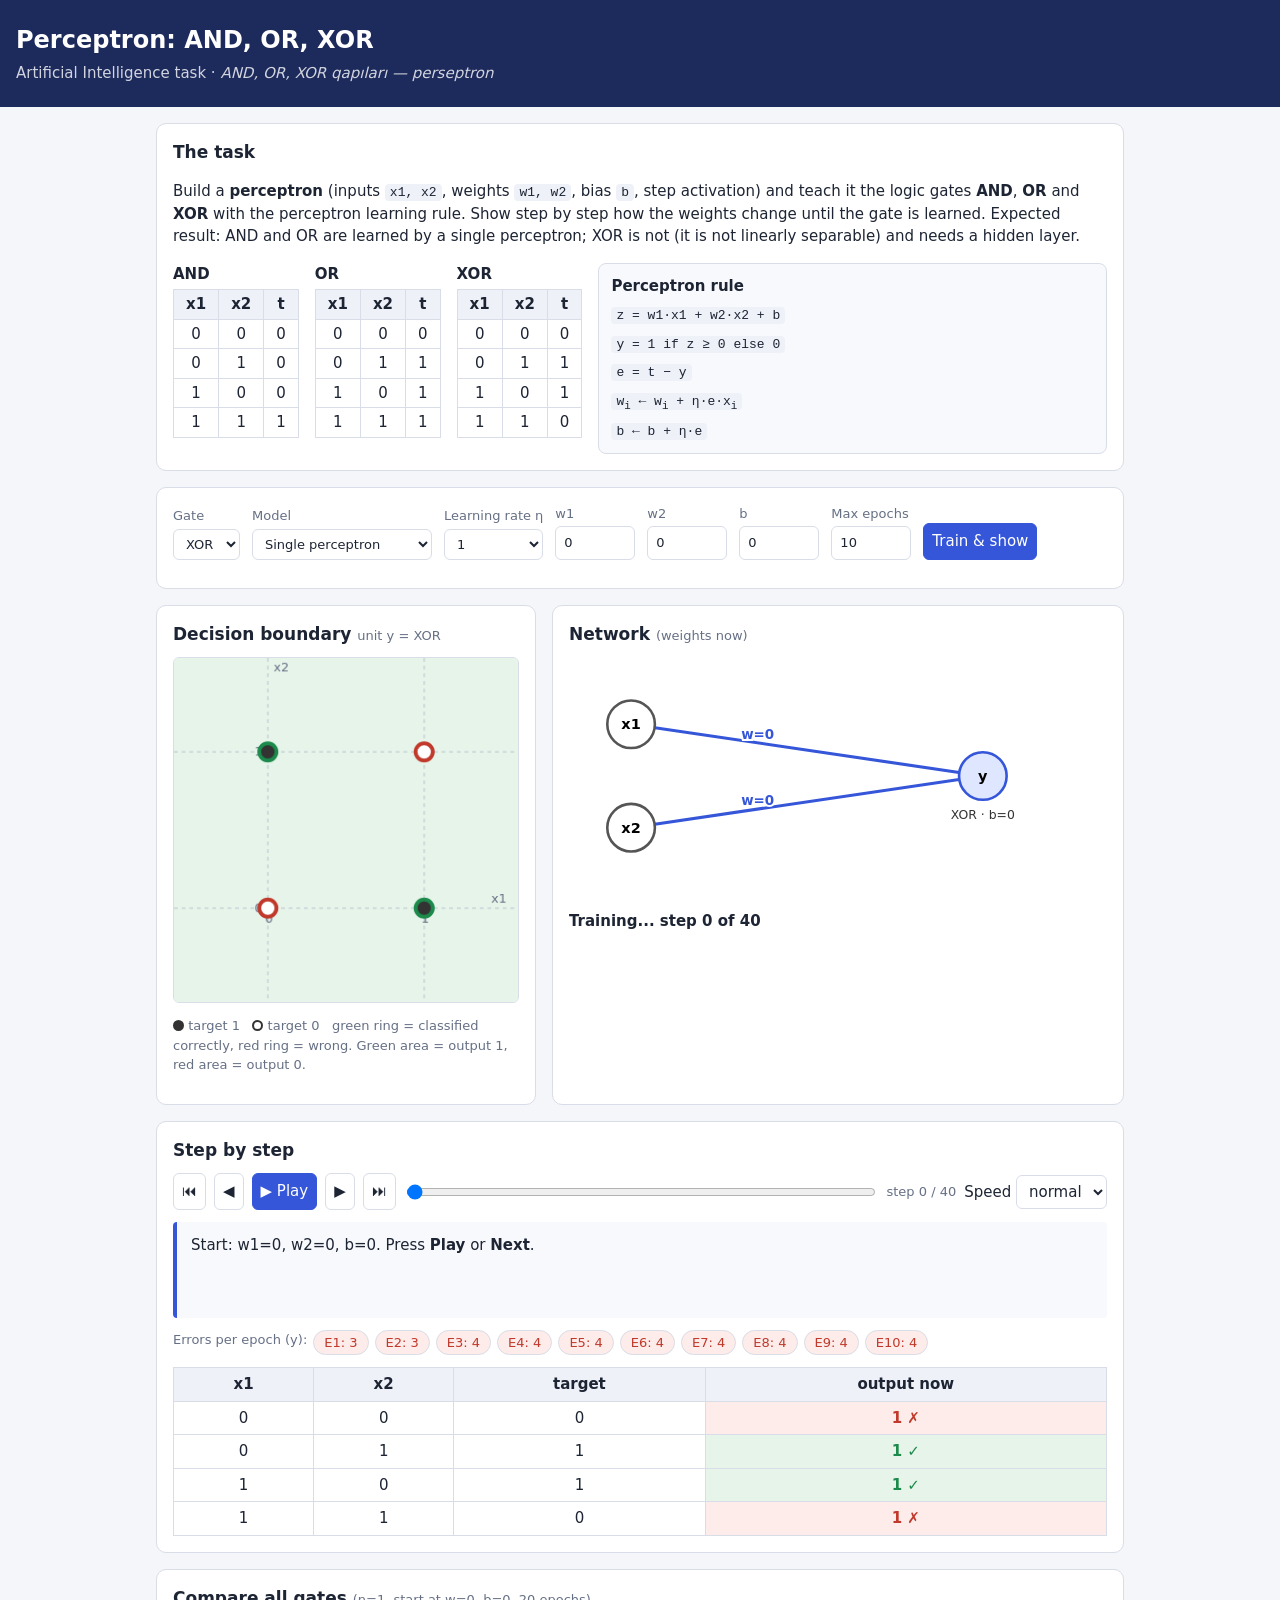
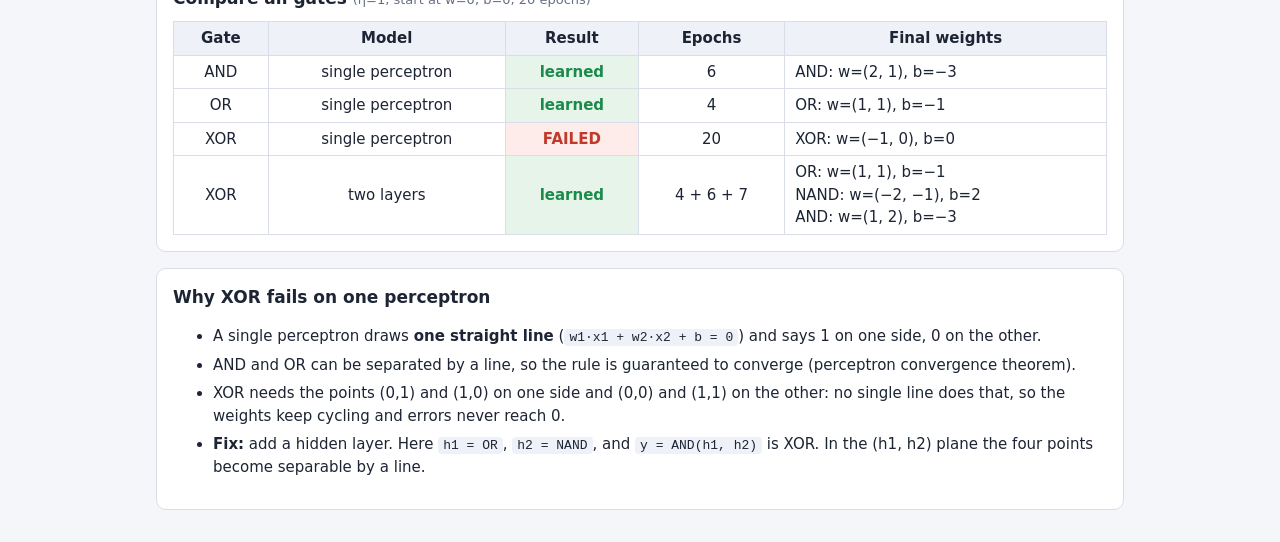
<file: perceptron.html>
<!DOCTYPE html>
<html lang="en">
<head>
<meta charset="utf-8">
<meta name="viewport" content="width=device-width, initial-scale=1">
<title>Perceptron - AND, OR, XOR</title>
<style>
:root{--bg:#f5f6fa;--card:#fff;--ink:#1d2433;--muted:#667085;--line:#d9dde7;--accent:#3556d8;--ok:#1b8a4b;--bad:#c0392b;--okbg:#e6f4ea;--badbg:#fdecea}
*{box-sizing:border-box}
body{margin:0;background:var(--bg);color:var(--ink);font:15px/1.5 system-ui,-apple-system,"Segoe UI",Roboto,sans-serif}
.top{background:#1d2a5c;color:#fff;padding:22px 16px}
.top h1{margin:0;font-size:24px}.sub{margin:4px 0 0;opacity:.8}
main{max-width:1000px;margin:0 auto;padding:16px}
.card{background:var(--card);border:1px solid var(--line);border-radius:10px;padding:16px;margin-bottom:16px}
h2{margin:0 0 10px;font-size:17px}h2 small{font-weight:400;color:var(--muted);font-size:13px}
code{background:#eef1f8;padding:1px 5px;border-radius:4px;font-size:13px}
.tts{display:flex;flex-wrap:wrap;gap:16px;align-items:flex-start}
.tts table{border-collapse:collapse}.tts caption{font-weight:700;text-align:left;padding-bottom:4px}
.tts th,.tts td{border:1px solid var(--line);padding:3px 12px;text-align:center}
.tts th{background:#eef1f8}
.rule{flex:1;min-width:230px;background:#f8f9fc;border:1px solid var(--line);border-radius:8px;padding:8px 12px;line-height:1.9}
.controls{display:flex;flex-wrap:wrap;gap:12px;align-items:end}
.controls label{display:flex;flex-direction:column;font-size:13px;color:var(--muted);gap:3px}
input,select,button{font:inherit;padding:6px 8px;border:1px solid var(--line);border-radius:6px;background:#fff;color:var(--ink)}
input[type=number]{width:80px}
button{cursor:pointer}button:hover{background:#eef1f8}
button.primary{background:var(--accent);border-color:var(--accent);color:#fff}button.primary:hover{background:#2a45b5}
.err{color:var(--bad);width:100%;min-height:0}
.grid{display:grid;grid-template-columns:minmax(0,380px) minmax(0,1fr);gap:16px}
@media(max-width:760px){.grid{grid-template-columns:1fr}}
.grid .card{margin-bottom:0}
canvas{width:100%;max-width:360px;height:auto;border:1px solid var(--line);border-radius:6px;display:block}
svg{width:100%;height:auto}
.legend,.muted{color:var(--muted);font-size:13px}
.dot{display:inline-block;width:11px;height:11px;border-radius:50%;border:2px solid #333;vertical-align:-1px}
.dot.one{background:#333}.dot.zero{background:#fff}
.status{margin-top:8px;font-weight:600}
.status.ok{color:var(--ok)}.status.bad{color:var(--bad)}
section.card+section.card,.grid{margin-top:0}
.grid{margin-bottom:16px}
.player{display:flex;flex-wrap:wrap;gap:8px;align-items:center}
.player input[type=range]{flex:1;min-width:140px;padding:0}
.explain{margin:12px 0;padding:10px 14px;background:#f8f9fc;border-left:4px solid var(--accent);border-radius:4px;min-height:96px;line-height:1.8}
.explain .good{color:var(--ok);font-weight:600}.explain .wrong{color:var(--bad);font-weight:600}
.chips{display:flex;flex-wrap:wrap;gap:6px;margin-bottom:12px}
.chip{padding:2px 10px;border-radius:99px;font-size:13px;border:1px solid var(--line)}
.chip.ok{background:var(--okbg);color:var(--ok)}.chip.bad{background:var(--badbg);color:var(--bad)}
.chip.cur{outline:2px solid var(--accent)}
#live table,.sum{border-collapse:collapse;width:100%}
#live th,#live td,.sum th,.sum td{border:1px solid var(--line);padding:5px 10px;text-align:center}
#live th,.sum th{background:#eef1f8}
td.ok{background:var(--okbg);color:var(--ok);font-weight:700}td.bad{background:var(--badbg);color:var(--bad);font-weight:700}
.sum td:last-child{text-align:left}
.notes li{margin-bottom:6px}

</style>
</head>
<body>
<header class="top">
  <h1>Perceptron: AND, OR, XOR</h1>
  <p class="sub">Artificial Intelligence task &middot; <em>AND, OR, XOR qapıları &mdash; perseptron</em></p>
</header>
<main>
<section class="card">
  <h2>The task</h2>
  <p>Build a <b>perceptron</b> (inputs <code>x1, x2</code>, weights <code>w1, w2</code>, bias <code>b</code>, step activation)
  and teach it the logic gates <b>AND</b>, <b>OR</b> and <b>XOR</b> with the perceptron learning rule. Show step by step how the
  weights change until the gate is learned. Expected result: AND and OR are learned by a single perceptron; XOR is not
  (it is not linearly separable) and needs a hidden layer.</p>
  <div class="tts">
    <table><caption>AND</caption><tr><th>x1</th><th>x2</th><th>t</th></tr><tr><td>0</td><td>0</td><td>0</td></tr><tr><td>0</td><td>1</td><td>0</td></tr><tr><td>1</td><td>0</td><td>0</td></tr><tr><td>1</td><td>1</td><td>1</td></tr></table>
    <table><caption>OR</caption><tr><th>x1</th><th>x2</th><th>t</th></tr><tr><td>0</td><td>0</td><td>0</td></tr><tr><td>0</td><td>1</td><td>1</td></tr><tr><td>1</td><td>0</td><td>1</td></tr><tr><td>1</td><td>1</td><td>1</td></tr></table>
    <table><caption>XOR</caption><tr><th>x1</th><th>x2</th><th>t</th></tr><tr><td>0</td><td>0</td><td>0</td></tr><tr><td>0</td><td>1</td><td>1</td></tr><tr><td>1</td><td>0</td><td>1</td></tr><tr><td>1</td><td>1</td><td>0</td></tr></table>
    <div class="rule"><b>Perceptron rule</b><br>
      <code>z = w1&middot;x1 + w2&middot;x2 + b</code><br>
      <code>y = 1 if z &ge; 0 else 0</code><br>
      <code>e = t &minus; y</code><br>
      <code>w<sub>i</sub> &larr; w<sub>i</sub> + &eta;&middot;e&middot;x<sub>i</sub></code><br>
      <code>b &larr; b + &eta;&middot;e</code></div>
  </div>
</section>

<section class="card controls">
  <label>Gate
    <select id="gate"><option>AND</option><option>OR</option><option selected>XOR</option></select></label>
  <label>Model
    <select id="model"><option value="single">Single perceptron</option>
      <option value="two_layer">Two layers (XOR only)</option></select></label>
  <label>Learning rate &eta;
    <select id="lr"><option value="1">1</option><option value="0.5">0.5</option><option value="0.1">0.1</option></select></label>
  <label>w1 <input id="w1" type="number" value="0" step="0.5" min="-5" max="5"></label>
  <label>w2 <input id="w2" type="number" value="0" step="0.5" min="-5" max="5"></label>
  <label>b <input id="b" type="number" value="0" step="0.5" min="-5" max="5"></label>
  <label>Max epochs <input id="epochs" type="number" value="10" min="1" max="50"></label>
  <button id="run" class="primary">Train &amp; show</button>
  <div id="err" class="err" role="alert"></div>
</section>

<section class="grid">
  <div class="card">
    <h2>Decision boundary <small id="plotCap"></small></h2>
    <canvas id="plot" width="360" height="360"></canvas>
    <p class="legend"><span class="dot one"></span> target 1 &nbsp; <span class="dot zero"></span> target 0 &nbsp;
      green ring = classified correctly, red ring = wrong. Green area = output 1, red area = output 0.</p>
  </div>
  <div class="card">
    <h2>Network <small>(weights now)</small></h2>
    <svg id="net" viewBox="0 0 520 230" role="img" aria-label="Perceptron network"></svg>
    <div id="status" class="status"></div>
  </div>
</section>

<section class="card">
  <h2>Step by step</h2>
  <div class="player">
    <button id="first" title="Start">&#9198;</button>
    <button id="prev" title="Previous step">&#9664;</button>
    <button id="play" class="primary" title="Play / pause">&#9654; Play</button>
    <button id="next" title="Next step">&#9654;</button>
    <button id="last" title="End">&#9197;</button>
    <input id="slider" type="range" min="0" max="0" value="0" aria-label="Step">
    <span id="stepNo" class="muted"></span>
    <label>Speed <select id="speed"><option value="1100">slow</option><option value="600" selected>normal</option><option value="200">fast</option></select></label>
  </div>
  <div id="explain" class="explain"></div>
  <div id="chips" class="chips"></div>
  <div id="live"></div>
</section>

<section class="card">
  <h2>Compare all gates <small>(&eta;=1, start at w=0, b=0, 20 epochs)</small></h2>
  <table id="summary" class="sum"></table>
</section>

<section class="card notes">
  <h2>Why XOR fails on one perceptron</h2>
  <ul>
    <li>A single perceptron draws <b>one straight line</b> (<code>w1&middot;x1 + w2&middot;x2 + b = 0</code>) and says 1 on one side, 0 on the other.</li>
    <li>AND and OR can be separated by a line, so the rule is guaranteed to converge (perceptron convergence theorem).</li>
    <li>XOR needs the points (0,1) and (1,0) on one side and (0,0) and (1,1) on the other: no single line does that, so the weights keep cycling and errors never reach 0.</li>
    <li><b>Fix:</b> add a hidden layer. Here <code>h1 = OR</code>, <code>h2 = NAND</code>, and <code>y = AND(h1, h2)</code> is XOR. In the (h1, h2) plane the four points become separable by a line.</li>
  </ul>
</section>
</main>

<script>
/* JavaScript port of perceptron.py - used only by the standalone HTML (no server). */
const P_INPUTS = [[0, 0], [0, 1], [1, 0], [1, 1]];
const P_GATES = { AND: [0, 0, 0, 1], OR: [0, 1, 1, 1], XOR: [0, 1, 1, 0], NAND: [1, 1, 1, 0] };
const P_LRS = [1, 0.5, 0.1];
const pr = x => Number(x.toFixed(6)) + 0;
const pstep = z => (z >= 0 ? 1 : 0);
const ppredict = (w, b, x) => pstep(pr(w[0] * x[0] + w[1] * x[1] + b));

function trainUnit(data, lr, maxEpochs, w0, b0) {
  let w = [pr(w0[0]), pr(w0[1])], b = pr(b0);
  const steps = [], errs = [];
  let converged = false;
  for (let epoch = 1; epoch <= maxEpochs; epoch++) {
    let nErr = 0;
    data.forEach(([x, t], i) => {
      const z = pr(w[0] * x[0] + w[1] * x[1] + b), y = pstep(z), e = t - y;
      const wB = w.slice(), bB = b;
      if (e) {
        nErr++;
        w = [pr(w[0] + lr * e * x[0]), pr(w[1] + lr * e * x[1])];
        b = pr(b + lr * e);
      }
      steps.push({ epoch, i, x: x.slice(), t, z, y, e, w0: wB, b0: bB, w: w.slice(), b });
    });
    errs.push(nErr);
    if (nErr === 0) { converged = true; break; }
  }
  return { steps, errs, converged, w, b };
}

function pnum(v, name, lim = 5) {
  if (typeof v !== 'number' || !isFinite(v) || Math.abs(v) > lim)
    throw new Error(`${name} must be a number between -${lim} and ${lim}`);
  return v;
}

function runPerceptron(d) {
  const { gate, model, lr, maxEpochs } = d;
  if (!['AND', 'OR', 'XOR'].includes(gate)) throw new Error('gate must be AND, OR or XOR');
  if (!['single', 'two_layer'].includes(model)) throw new Error("model must be 'single' or 'two_layer'");
  if (model === 'two_layer' && gate !== 'XOR') throw new Error('the two-layer network is only needed for XOR');
  if (!P_LRS.includes(lr)) throw new Error('learning rate must be 1, 0.5 or 0.1');
  const w1 = pnum(d.w1, 'w1'), w2 = pnum(d.w2, 'w2'), b = pnum(d.b, 'b');
  if (!Number.isInteger(maxEpochs) || maxEpochs < 1 || maxEpochs > 50) throw new Error('epochs must be an integer from 1 to 50');

  const units = [], steps = [];
  const addUnit = (name, label, inputs, data) => {
    const u = units.length;
    const r = trainUnit(data, lr, maxEpochs, [w1, w2], b);
    r.steps.forEach(s => { s.u = u; steps.push(s); });
    units.push({ name, label, inputs, epochErrors: r.errs, converged: r.converged, w: r.w, b: r.b,
                 data: data.map(([x, t]) => ({ x: x.slice(), t })) });
  };
  const target = P_GATES[gate];
  if (model === 'single') {
    addUnit('y', gate, ['x1', 'x2'], P_INPUTS.map((x, i) => [x, target[i]]));
  } else {
    addUnit('h1', 'OR', ['x1', 'x2'], P_INPUTS.map((x, i) => [x, P_GATES.OR[i]]));
    addUnit('h2', 'NAND', ['x1', 'x2'], P_INPUTS.map((x, i) => [x, P_GATES.NAND[i]]));
    const hidden = P_INPUTS.map(x => [ppredict(units[0].w, units[0].b, x), ppredict(units[1].w, units[1].b, x)]);
    addUnit('y', 'AND', ['h1', 'h2'], hidden.map((h, i) => [h, target[i]]));
  }
  const table = P_INPUTS.map((x, i) => {
    let h = null, y;
    if (model === 'single') y = ppredict(units[0].w, units[0].b, x);
    else {
      h = [ppredict(units[0].w, units[0].b, x), ppredict(units[1].w, units[1].b, x)];
      y = ppredict(units[2].w, units[2].b, h);
    }
    return { x: x.slice(), t: target[i], h, y, ok: y === target[i] };
  });
  return { gate, model, lr, maxEpochs, init: [w1, w2, b], units, steps, table,
           allCorrect: table.every(t => t.ok) };
}

function runSummary() {
  return [['AND', 'single'], ['OR', 'single'], ['XOR', 'single'], ['XOR', 'two_layer']].map(([gate, model]) => {
    const res = runPerceptron({ gate, model, lr: 1, w1: 0, w2: 0, b: 0, maxEpochs: 20 });
    return { gate, model, allCorrect: res.allCorrect, converged: res.units.every(u => u.converged),
             epochs: res.units.map(u => u.epochErrors.length),
             units: res.units.map(u => ({ label: u.label, w: u.w, b: u.b })) };
  });
}

/* same interface as static/api.js, but computed in the browser */
function computeSteps(kind, body) {
  try { return Promise.resolve(kind === 'summary' ? runSummary() : runPerceptron(body)); }
  catch (e) { return Promise.reject(e); }
}

</script>
<script>
/* Perceptron visualizer: replays the steps recorded by the backend (Python or the JS port). */
(function () {
  const $ = id => document.getElementById(id);
  const fmt = v => String(Number(Number(v).toFixed(4)));
  const sg = v => (v < 0 ? `(${fmt(v)})` : fmt(v));
  const sgn = v => (v < 0 ? `&minus;${fmt(-v)}` : fmt(v));
  const INP = [[0, 0], [0, 1], [1, 0], [1, 1]];
  const step = z => (z >= 0 ? 1 : 0);
  let res = null, k = 0, timer = null;

  /* ---------- state at step k ---------- */
  function stateAt() {
    return res.units.map((_, j) => {
      for (let i = k - 1; i >= 0; i--) if (res.steps[i].u === j) return { w: res.steps[i].w, b: res.steps[i].b };
      return { w: res.init.slice(0, 2), b: res.init[2] };
    });
  }
  const curStep = () => (k > 0 ? res.steps[k - 1] : null);
  const curUnit = () => (k > 0 ? res.steps[k - 1].u : 0);
  const out = (s, x) => step(s.w[0] * x[0] + s.w[1] * x[1] + s.b);

  /* ---------- decision boundary ---------- */
  function drawPlot() {
    const cv = $('plot'), c = cv.getContext('2d'), W = cv.width, H = cv.height;
    const u = curUnit(), S = stateAt()[u], unit = res.units[u], cs = curStep();
    const lo = -0.6, hi = 1.6, X = x => (x - lo) / (hi - lo) * W, Y = y => H - (y - lo) / (hi - lo) * H;
    const cell = 6;
    for (let px = 0; px < W; px += cell) for (let py = 0; py < H; py += cell) {
      const x = lo + (px + cell / 2) / W * (hi - lo), y = lo + (H - py - cell / 2) / H * (hi - lo);
      c.fillStyle = S.w[0] * x + S.w[1] * y + S.b >= 0 ? '#e6f4ea' : '#fdecea';
      c.fillRect(px, py, cell, cell);
    }
    c.strokeStyle = '#b8bfd0'; c.lineWidth = 1; c.setLineDash([4, 4]);
    [0, 1].forEach(v => { c.beginPath(); c.moveTo(X(v), 0); c.lineTo(X(v), H); c.moveTo(0, Y(v)); c.lineTo(W, Y(v)); c.stroke(); });
    c.setLineDash([]);
    c.fillStyle = '#667085'; c.font = '13px system-ui';
    c.fillText(unit.inputs[0], W - 28, Y(0) - 6); c.fillText(unit.inputs[1], X(0) + 6, 14);
    [0, 1].forEach(v => { c.fillText(v, X(v) - 3, Y(0) + 15); c.fillText(v, X(0) - 14, Y(v) + 4); });
    // boundary line
    c.strokeStyle = '#3556d8'; c.lineWidth = 3; c.beginPath();
    if (Math.abs(S.w[1]) > 1e-9) { c.moveTo(X(lo), Y(-(S.w[0] * lo + S.b) / S.w[1])); c.lineTo(X(hi), Y(-(S.w[0] * hi + S.b) / S.w[1])); c.stroke(); }
    else if (Math.abs(S.w[0]) > 1e-9) { const xv = -S.b / S.w[0]; c.moveTo(X(xv), 0); c.lineTo(X(xv), H); c.stroke(); }
    // points
    const seen = {};
    unit.data.forEach((d, i) => {
      const key = d.x.join(','); const n = seen[key] = (seen[key] || 0) + 1;
      const px = X(d.x[0]) + (n - 1) * 9, py = Y(d.x[1]) - (n - 1) * 9;
      const ok = out(S, d.x) === d.t;
      if (cs && cs.u === u && cs.i === i) { c.strokeStyle = '#3556d8'; c.lineWidth = 3; c.beginPath(); c.arc(px, py, 17, 0, 7); c.stroke(); }
      c.fillStyle = d.t ? '#333' : '#fff'; c.strokeStyle = ok ? '#1b8a4b' : '#c0392b'; c.lineWidth = 4;
      c.beginPath(); c.arc(px, py, 9, 0, 7); c.fill(); c.stroke();
    });
    $('plotCap').textContent = `unit ${unit.name} = ${unit.label}` + (unit.inputs[0] === 'h1' ? ' (inputs are h1, h2)' : '');
  }

  /* ---------- network diagram ---------- */
  function drawNet() {
    const st = stateAt(), cu = curUnit(), two = res.model === 'two_layer';
    const nodes = two
      ? { x1: [50, 65], x2: [50, 165], u0: [250, 55], u1: [250, 175], u2: [460, 115] }
      : { x1: [60, 65], x2: [60, 165], u0: [400, 115] };
    const src = two ? [['x1', 'x2'], ['x1', 'x2'], ['u0', 'u1']] : [['x1', 'x2']];
    let s = '';
    res.units.forEach((u, j) => {
      src[j].forEach((from, idx) => {
        const a = nodes[from], b = nodes['u' + j], act = j === cu;
        s += `<line x1="${a[0]}" y1="${a[1]}" x2="${b[0]}" y2="${b[1]}" stroke="${act ? '#3556d8' : '#9aa3b8'}" stroke-width="${act ? 3 : 1.5}"/>`;
        const lx = a[0] + (b[0] - a[0]) * 0.36, ly = a[1] + (b[1] - a[1]) * 0.36;
        s += `<text x="${lx}" y="${ly - 4}" text-anchor="middle" font-size="13" font-weight="600" fill="${act ? '#3556d8' : '#555'}" style="paint-order:stroke;stroke:#fff;stroke-width:4px">w=${fmt(st[j].w[idx])}</text>`;
      });
    });
    const node = (p, label, fill, stroke) =>
      `<circle cx="${p[0]}" cy="${p[1]}" r="23" fill="${fill}" stroke="${stroke}" stroke-width="2.5"/><text x="${p[0]}" y="${p[1] + 5}" text-anchor="middle" font-size="14" font-weight="700">${label}</text>`;
    s += node(nodes.x1, 'x1', '#fff', '#555') + node(nodes.x2, 'x2', '#fff', '#555');
    res.units.forEach((u, j) => {
      const p = nodes['u' + j];
      s += node(p, u.name, j === cu ? '#dfe6ff' : '#fff', j === cu ? '#3556d8' : '#555');
      s += `<text x="${p[0]}" y="${p[1] + 42}" text-anchor="middle" font-size="12" fill="#333">${u.label} &#183; b=${fmt(st[j].b)}</text>`;
    });
    $('net').innerHTML = s;
  }

  /* ---------- explanation, chips, live truth table ---------- */
  function explain() {
    const s = curStep(), el = $('explain');
    if (!s) {
      el.innerHTML = `Start: w1=${fmt(res.init[0])}, w2=${fmt(res.init[1])}, b=${fmt(res.init[2])}. Press <b>Play</b> or <b>Next</b>.`;
      return;
    }
    const unit = res.units[s.u], [a, b] = unit.inputs;
    let h = `<b>Unit ${unit.name} (${unit.label}) &middot; epoch ${s.epoch} &middot; pattern ${s.i + 1}/4</b>: ${a}=${s.x[0]}, ${b}=${s.x[1]}, target t=${s.t}<br>`;
    h += `z = w1&middot;${a} + w2&middot;${b} + b = ${sg(s.w0[0])}&middot;${s.x[0]} + ${sg(s.w0[1])}&middot;${s.x[1]} + ${sg(s.b0)} = <b>${fmt(s.z)}</b> &rarr; y = step(${fmt(s.z)}) = <b>${s.y}</b><br>`;
    if (!s.e) h += `<span class="good">e = t &minus; y = 0 &rarr; correct, no change.</span>`;
    else h += `<span class="wrong">e = t &minus; y = ${s.t} &minus; ${s.y} = ${s.e} &rarr; wrong, update:</span> `
      + `w1 = ${fmt(s.w0[0])} + ${fmt(res.lr)}&middot;${sg(s.e)}&middot;${s.x[0]} = <b>${fmt(s.w[0])}</b>, `
      + `w2 = ${fmt(s.w0[1])} + ${fmt(res.lr)}&middot;${sg(s.e)}&middot;${s.x[1]} = <b>${fmt(s.w[1])}</b>, `
      + `b = ${fmt(s.b0)} + ${fmt(res.lr)}&middot;${sg(s.e)} = <b>${fmt(s.b)}</b>`;
    el.innerHTML = h;
  }

  function chips() {
    const u = curUnit(), cs = curStep();
    $('chips').innerHTML = '<span class="muted">Errors per epoch (' + res.units[u].name + '):</span> ' +
      res.units[u].epochErrors.map((e, i) => `<span class="chip ${e ? 'bad' : 'ok'} ${cs && cs.u === u && cs.epoch === i + 1 ? 'cur' : ''}">E${i + 1}: ${e}</span>`).join('');
  }

  function live() {
    const st = stateAt(), two = res.model === 'two_layer';
    let h = `<table><tr><th>x1</th><th>x2</th>${two ? '<th>h1</th><th>h2</th>' : ''}<th>target</th><th>output now</th></tr>`;
    INP.forEach((x, i) => {
      let y, hh = '';
      if (two) { const a = out(st[0], x), b = out(st[1], x); y = out(st[2], [a, b]); hh = `<td>${a}</td><td>${b}</td>`; }
      else y = out(st[0], x);
      const t = res.table[i].t;
      h += `<tr><td>${x[0]}</td><td>${x[1]}</td>${hh}<td>${t}</td><td class="${y === t ? 'ok' : 'bad'}">${y} ${y === t ? '&#10003;' : '&#10007;'}</td></tr>`;
    });
    $('live').innerHTML = h + '</table>';
  }

  function status() {
    const el = $('status'); el.className = 'status';
    if (k < res.steps.length) { el.textContent = `Training... step ${k} of ${res.steps.length}`; return; }
    const all = res.units.every(u => u.converged);
    if (all) { el.classList.add('ok'); el.textContent = 'Learned: ' + res.units.map(u => `${u.name} in ${u.epochErrors.length} epochs`).join(', ') + ' (last epoch had 0 errors).'; }
    else { el.classList.add('bad'); el.textContent = `Not learned in ${res.maxEpochs} epochs: errors never reach 0 (${res.gate} is not linearly separable). Try the two-layer model.`; }
  }

  function render() {
    drawPlot(); drawNet(); explain(); chips(); live(); status();
    $('slider').value = k; $('stepNo').textContent = `step ${k} / ${res.steps.length}`;
  }

  /* ---------- player ---------- */
  function stop() { clearInterval(timer); timer = null; $('play').innerHTML = '&#9654; Play'; }
  function go(n) { k = Math.max(0, Math.min(res.steps.length, n)); render(); if (k === res.steps.length) stop(); }
  function play() {
    if (!res) return;
    if (timer) return stop();
    if (k >= res.steps.length) k = 0;
    $('play').innerHTML = '&#9208; Pause';
    timer = setInterval(() => go(k + 1), +$('speed').value);
  }
  $('play').onclick = play;
  $('next').onclick = () => { stop(); res && go(k + 1); };
  $('prev').onclick = () => { stop(); res && go(k - 1); };
  $('first').onclick = () => { stop(); res && go(0); };
  $('last').onclick = () => { stop(); res && go(res.steps.length); };
  $('slider').oninput = e => { stop(); res && go(+e.target.value); };
  $('speed').onchange = () => { if (timer) { stop(); play(); } };

  /* ---------- run ---------- */
  function syncModel() {
    const two = $('model').querySelector('[value=two_layer]');
    two.disabled = $('gate').value !== 'XOR';
    if (two.disabled && $('model').value === 'two_layer') $('model').value = 'single';
  }
  $('gate').onchange = syncModel;

  function run(auto) {
    stop(); $('err').textContent = '';
    computeSteps('perceptron', {
      gate: $('gate').value, model: $('model').value, lr: +$('lr').value,
      w1: parseFloat($('w1').value), w2: parseFloat($('w2').value), b: parseFloat($('b').value),
      maxEpochs: parseInt($('epochs').value, 10)
    }).then(r => {
      res = r; k = 0; $('slider').max = r.steps.length; render();
      if (auto) play();
    }).catch(e => { $('err').textContent = e.message; });
  }
  $('run').onclick = () => run(true);

  /* ---------- summary table ---------- */
  function loadSummary() {
    computeSteps('summary', {}).then(rows => {
      $('summary').innerHTML = '<tr><th>Gate</th><th>Model</th><th>Result</th><th>Epochs</th><th>Final weights</th></tr>' +
        rows.map(r => `<tr><td>${r.gate}</td><td>${r.model === 'single' ? 'single perceptron' : 'two layers'}</td>` +
          `<td class="${r.allCorrect ? 'ok' : 'bad'}">${r.allCorrect ? 'learned' : 'FAILED'}</td><td>${r.epochs.join(' + ')}</td>` +
          `<td>${r.units.map(u => `${u.label}: w=(${sgn(u.w[0])}, ${sgn(u.w[1])}), b=${sgn(u.b)}`).join('<br>')}</td></tr>`).join('');
    }).catch(() => {});
  }

  syncModel(); loadSummary(); run(false);
})();

</script>
</body>
</html>
</file>
